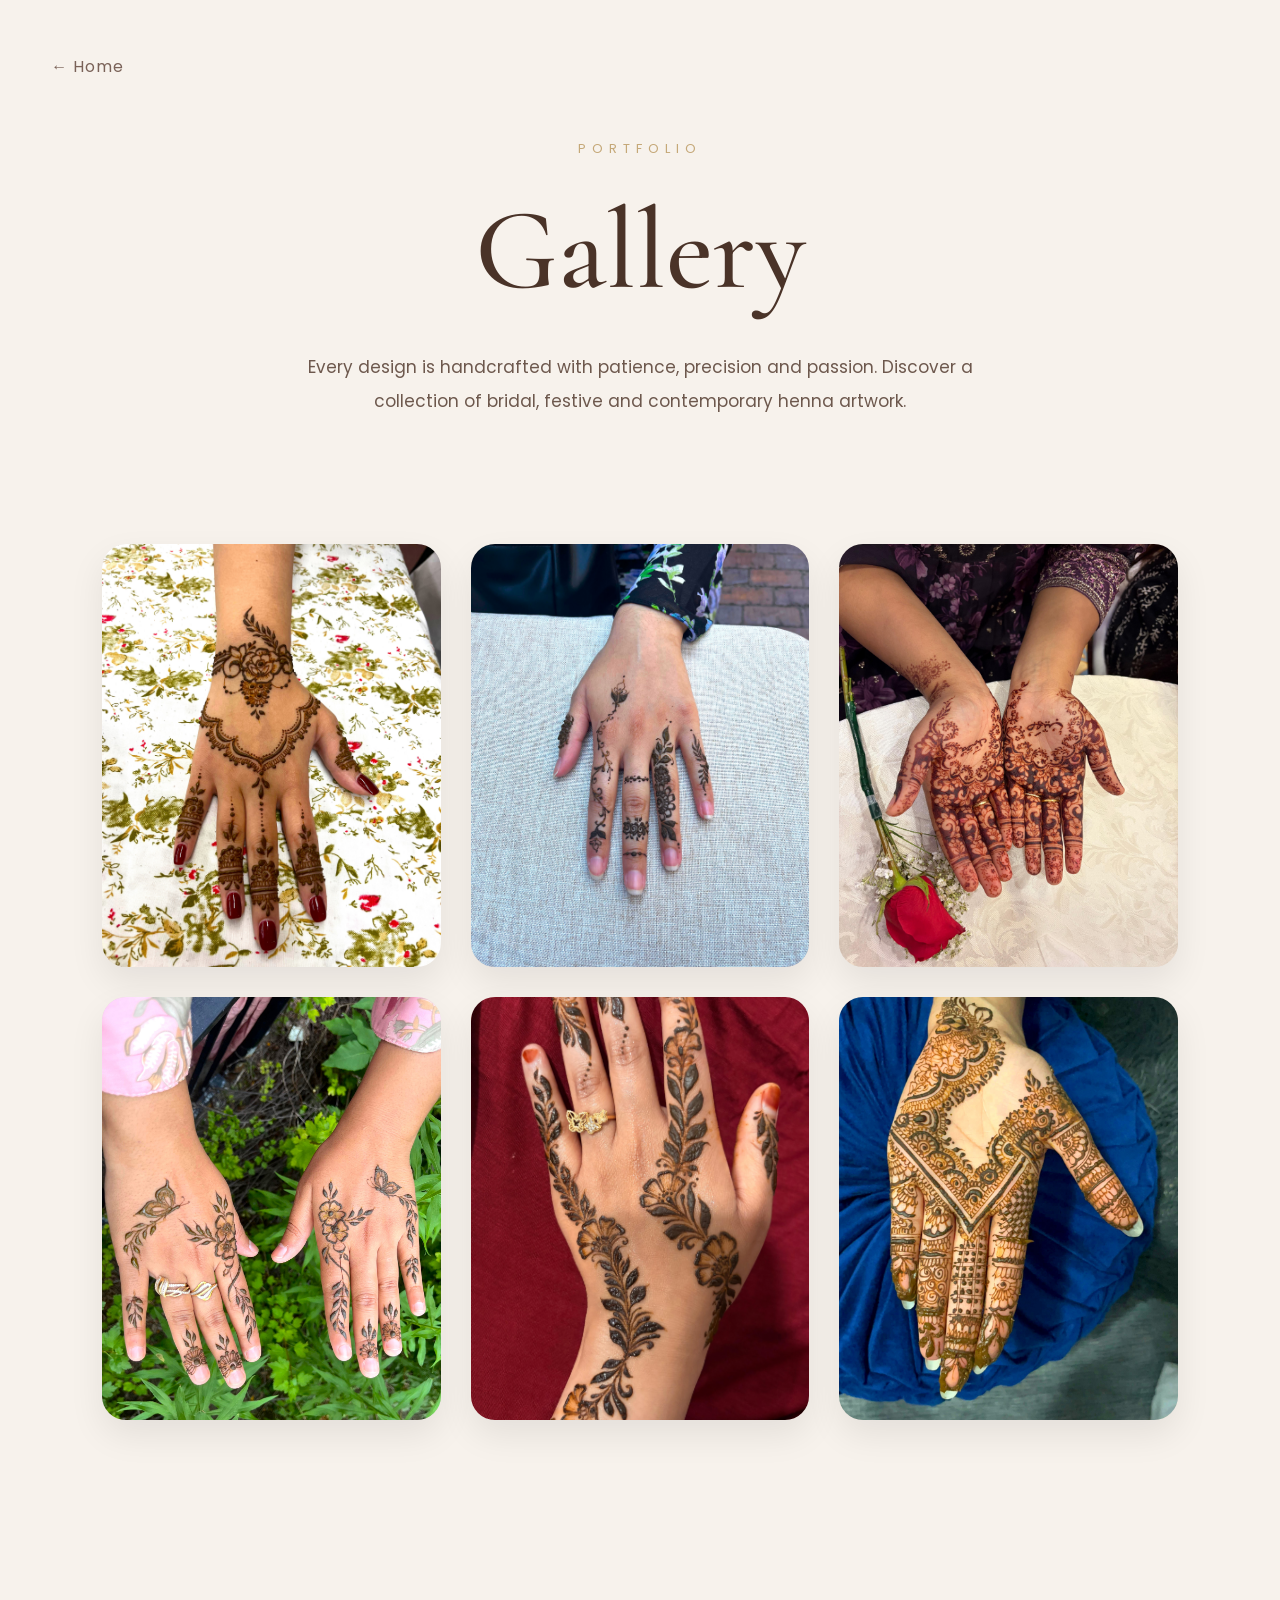
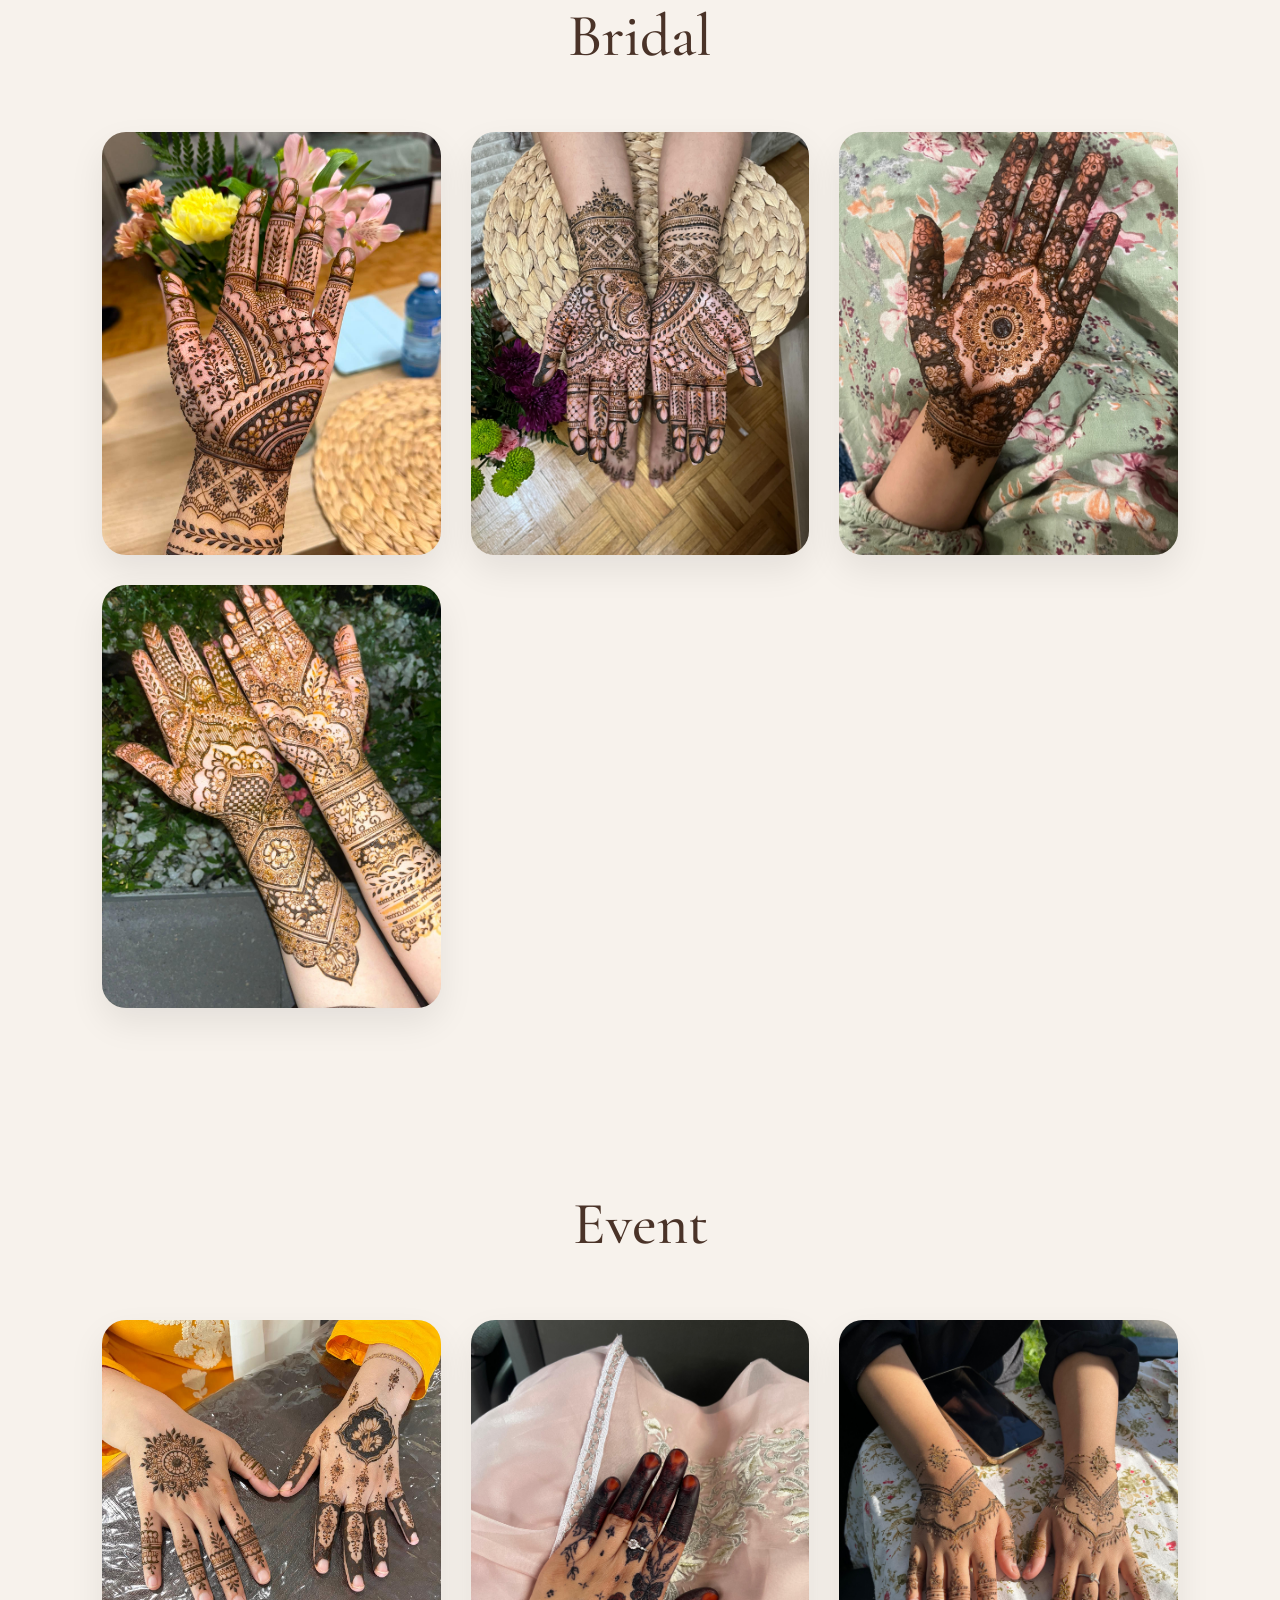
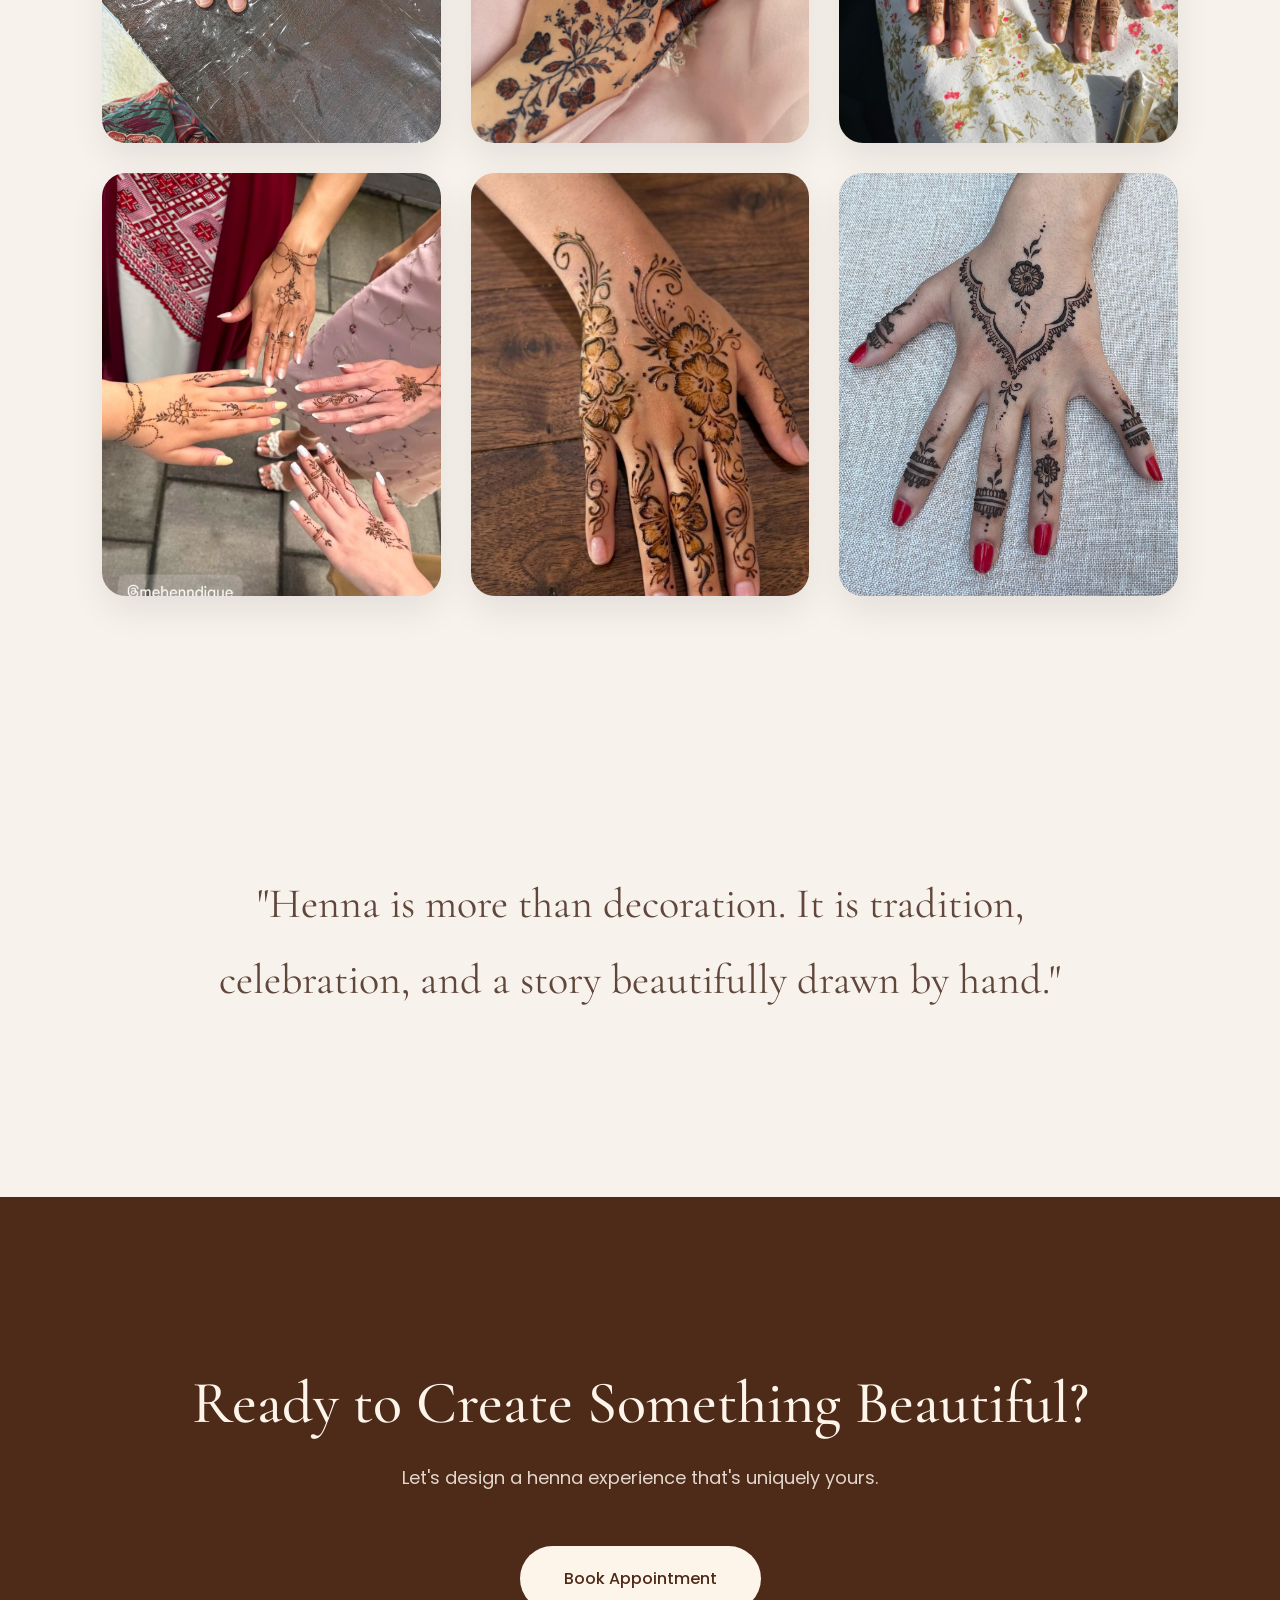
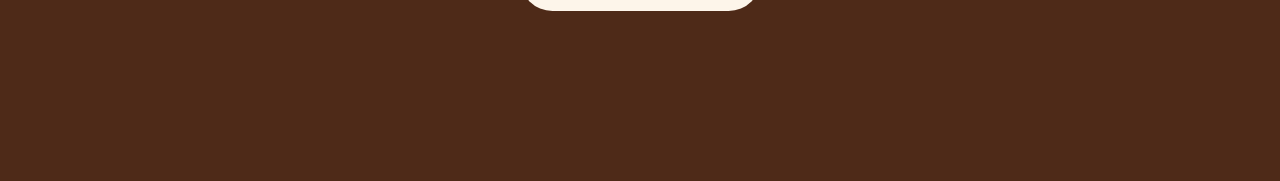
<file: gallery.html>
<!DOCTYPE html>
<html lang="en">

<head>

    <meta charset="UTF-8">
    <meta name="viewport" content="width=device-width, initial-scale=1.0">

    <title>Gallery | Mehendique</title>

    <link rel="canonical" href="https://mehenndique.com/gallery.html">

    <link rel="stylesheet" href="gallerystyle.css">

    <link rel="preconnect" href="https://fonts.googleapis.com">
    <link rel="preconnect" href="https://fonts.gstatic.com" crossorigin>

    <link href="https://fonts.googleapis.com/css2?family=Cormorant+Garamond:wght@300;400;500;600&family=Poppins:wght@300;400;500&display=swap" rel="stylesheet">

</head>

<body>

<!-- ================= HERO ================= -->

<section class="hero">
    <a href="./index.html" class="home-btn">

    ← Home

</a>

    <span class="hero-small">

        PORTFOLIO

    </span>

    <h1>

        Gallery

    </h1>

    <p>

        Every design is handcrafted with patience,
        precision and passion.

        Discover a collection of bridal,
        festive and contemporary henna artwork.

    </p>

</section>


<!-- ================= GENERAL ================= -->

<section class="gallery-section">

    <div class="gallery-grid">

        <div class="card"><img src="./images/gallery_page_pic_1.jpeg" alt=""></div>
        <div class="card"><img src="./images/gallery_page_pic_2.jpeg" alt=""></div>
        <div class="card"><img src="./images/gallery_page_pic_3.jpeg" alt=""></div>
        <div class="card"><img src="./images/gallery_page_pic_4.jpeg" alt=""></div>
        <div class="card"><img src="./images/gallery_page_pic_5.jpeg" alt=""></div>
        <div class="card"><img src="./images/gallery_page_pic_6.jpeg" alt=""></div>

    </div>

</section>



<!-- ================= BRIDAL ================= -->

<section id="bridal" class="gallery-section">

    <h2>Bridal</h2>

    <div class="gallery-grid">

        <div class="card"><img src="./images/bridal_1.jpeg" alt=""></div>
        <div class="card"><img src="./images/bridal_2.jpeg" alt=""></div>
        <div class="card"><img src="./images/bridal_4.jpeg" alt=""></div>
        <div class="card"><img src="./images/bridal_5.jpeg" alt=""></div>

    </div>

</section>



<!-- ================= EVENT ================= -->

<section id="event" class="gallery-section">

    <h2>Event</h2>

    <div class="gallery-grid">

        <div class="card"><img src="./images/gallery_page_pic_7.jpeg" alt=""></div>
        <div class="card"><img src="./images/gallery_page_pic_8.jpeg" alt=""></div>
        <div class="card"><img src="./images/gallery_page_pic_9.jpeg" alt=""></div>
        <div class="card"><img src="./images/gallery_page_pic_10.jpeg" alt=""></div>
        <div class="card"><img src="./images/gallery_page_pic_11.jpeg" alt=""></div>
        <div class="card"><img src="./images/gallery_page_pic_12.jpeg" alt=""></div>

    </div>

</section>


<!-- ================= QUOTE ================= -->

<section class="quote">

    <p>

        "Henna is more than decoration.

        It is tradition,
        celebration,
        and a story beautifully drawn by hand."

    </p>

</section>





<!-- ================= CTA ================= -->

<section class="cta">

<h2>

Ready to Create Something Beautiful?

</h2>

<p>

Let's design a henna experience that's uniquely yours.

</p>

<a href="https://wa.me/16479221187" class="btn">

Book Appointment

</a>

</section>




</body>
</html>
</file>
<file: gallerystyle.css>
/* ==========================================
   RESET
========================================== */

*{
    margin:0;
    padding:0;
    box-sizing:border-box;
}

html{
    scroll-behavior:smooth;
}

body{

    background:#F7F2EC;
    color:#4A3328;

    font-family:'Poppins',sans-serif;

    overflow-x:hidden;

}


/* ==========================================
   VARIABLES
========================================== */

:root{

    --bg:#F7F2EC;
    --text:#4A3328;
    --accent:#8D6A55;
    --gold:#C5A878;
    --white:#ffffff;

}


/* ==========================================
   HERO
========================================== */

.hero{


    display:flex;

    justify-content:center;
    align-items:center;

    flex-direction:column;

    text-align:center;

    padding:6vh 4vw 4vh;

}

.hero-small{

    color:var(--gold);

    letter-spacing:6px;

    font-size:13px;

    margin-bottom:22px;

}

.hero h1{

    font-family:'Cormorant Garamond',serif;

    font-size:clamp(70px,9vw,120px);

    font-weight:500;

    margin-bottom:30px;

}

.hero p{

    max-width:720px;

    line-height:2;

    color:#6d584d;

    font-size:17px;

}

.home-btn{

    align-self:flex-start;

    margin-bottom:60px;

    text-decoration:none;

    color:#7A6258;

    font-size:16px;

    letter-spacing:1px;

    transition:.3s;

}

.home-btn:hover{

    color:#4E2A18;

    transform:translateX(-6px);

}

/* ---------------- MOBILE HERO ---------------- */

@media (max-width:768px){

    .hero{

        padding:1.5rem 1.5rem 3rem;

    }

    .home-btn{

        align-self:flex-start;

        margin-bottom:2.5rem;

        font-size:.95rem;

    }

    .hero-small{

        font-size:.7rem;

        letter-spacing:4px;

        margin-bottom:1rem;

    }

    .hero h1{

        font-size:clamp(3rem,12vw,4.5rem);

        line-height:1.05;

        margin-bottom:1.25rem;

    }

    .hero p{

        max-width:100%;

        font-size:1rem;

        line-height:1.7;

    }

}

/* ==========================================
   FEATURE IMAGE
========================================== */

.feature-image{

    width:100%;

    padding:0 8vw 140px;

}

.feature-image img{

    width:100%;

    height:70vh;

    object-fit:cover;

    border-radius:28px;

    box-shadow:

    0 30px 60px rgba(0,0,0,.12);

}


/* ==========================================
   QUOTE
========================================== */

.quote{

    padding:180px 8vw;

    text-align:center;

}

.quote p{

    max-width:900px;

    margin:auto;

    font-family:'Cormorant Garamond',serif;

    font-size:42px;

    line-height:1.8;

    color:#60463B;

}


/* ==========================================
   CTA
========================================== */

.cta{

    padding:170px 8vw;

    background:#4E2A18;

    text-align:center;

}

.cta h2{

    font-family:'Cormorant Garamond',serif;

    font-size:60px;

    font-weight:500;

    margin-bottom:25px;

    color:#FDF5EA;

}

.cta p{

    color:#FDF5EA;

    opacity:.85;

    font-size:18px;

    margin-bottom:55px;

}

.btn{

    display:inline-flex;

    justify-content:center;
    align-items:center;

    padding:20px 44px;

    border-radius:999px;

    background:#FDF5EA;

    color:#4E2A18;

    text-decoration:none;

    font-weight:500;

    transition:.35s;

}

.btn:hover{

    transform:translateY(-5px);

    background:#ffffff;

}
/* ==========================================
   RESPONSIVE
========================================== */

@media(max-width:900px){

nav{

    display:none;

}

.hero{

}

.hero h1{

    font-size:70px;

}

.hero p{

    font-size:16px;

}

.quote p{

    font-size:30px;

}

.cta h2{

    font-size:42px;

}

}

/* ==========================================
   GALLERY
========================================== */

.gallery-section{

    padding:90px 8vw;

}

.gallery-section h2{

    font-family:'Cormorant Garamond',serif;

    font-size:60px;

    font-weight:500;

    text-align:center;

    margin-bottom:60px;

    color:var(--text);

}

.gallery-grid{

    display:grid;

    grid-template-columns:repeat(3,1fr);

    gap:30px;

}

.card{

    aspect-ratio:4/5;

    border-radius:24px;

    overflow:hidden;

    background:#e8ddd4;

    position:relative;

    box-shadow:
    0 15px 35px rgba(0,0,0,.08);

    transition:.4s;

}

.card img{

    width:100%;
    height:100%;

    object-fit:cover;

    display:block;

}

.card:hover{

    transform:translateY(-8px);

    box-shadow:
    0 25px 45px rgba(0,0,0,.12);

}

@media(max-width:900px){

.gallery-grid{

    grid-template-columns:repeat(2,1fr);

}

}

@media(max-width:600px){

.gallery-grid{

    grid-template-columns:1fr;

}

.gallery-section h2{

    font-size:42px;

}

}
</file>
